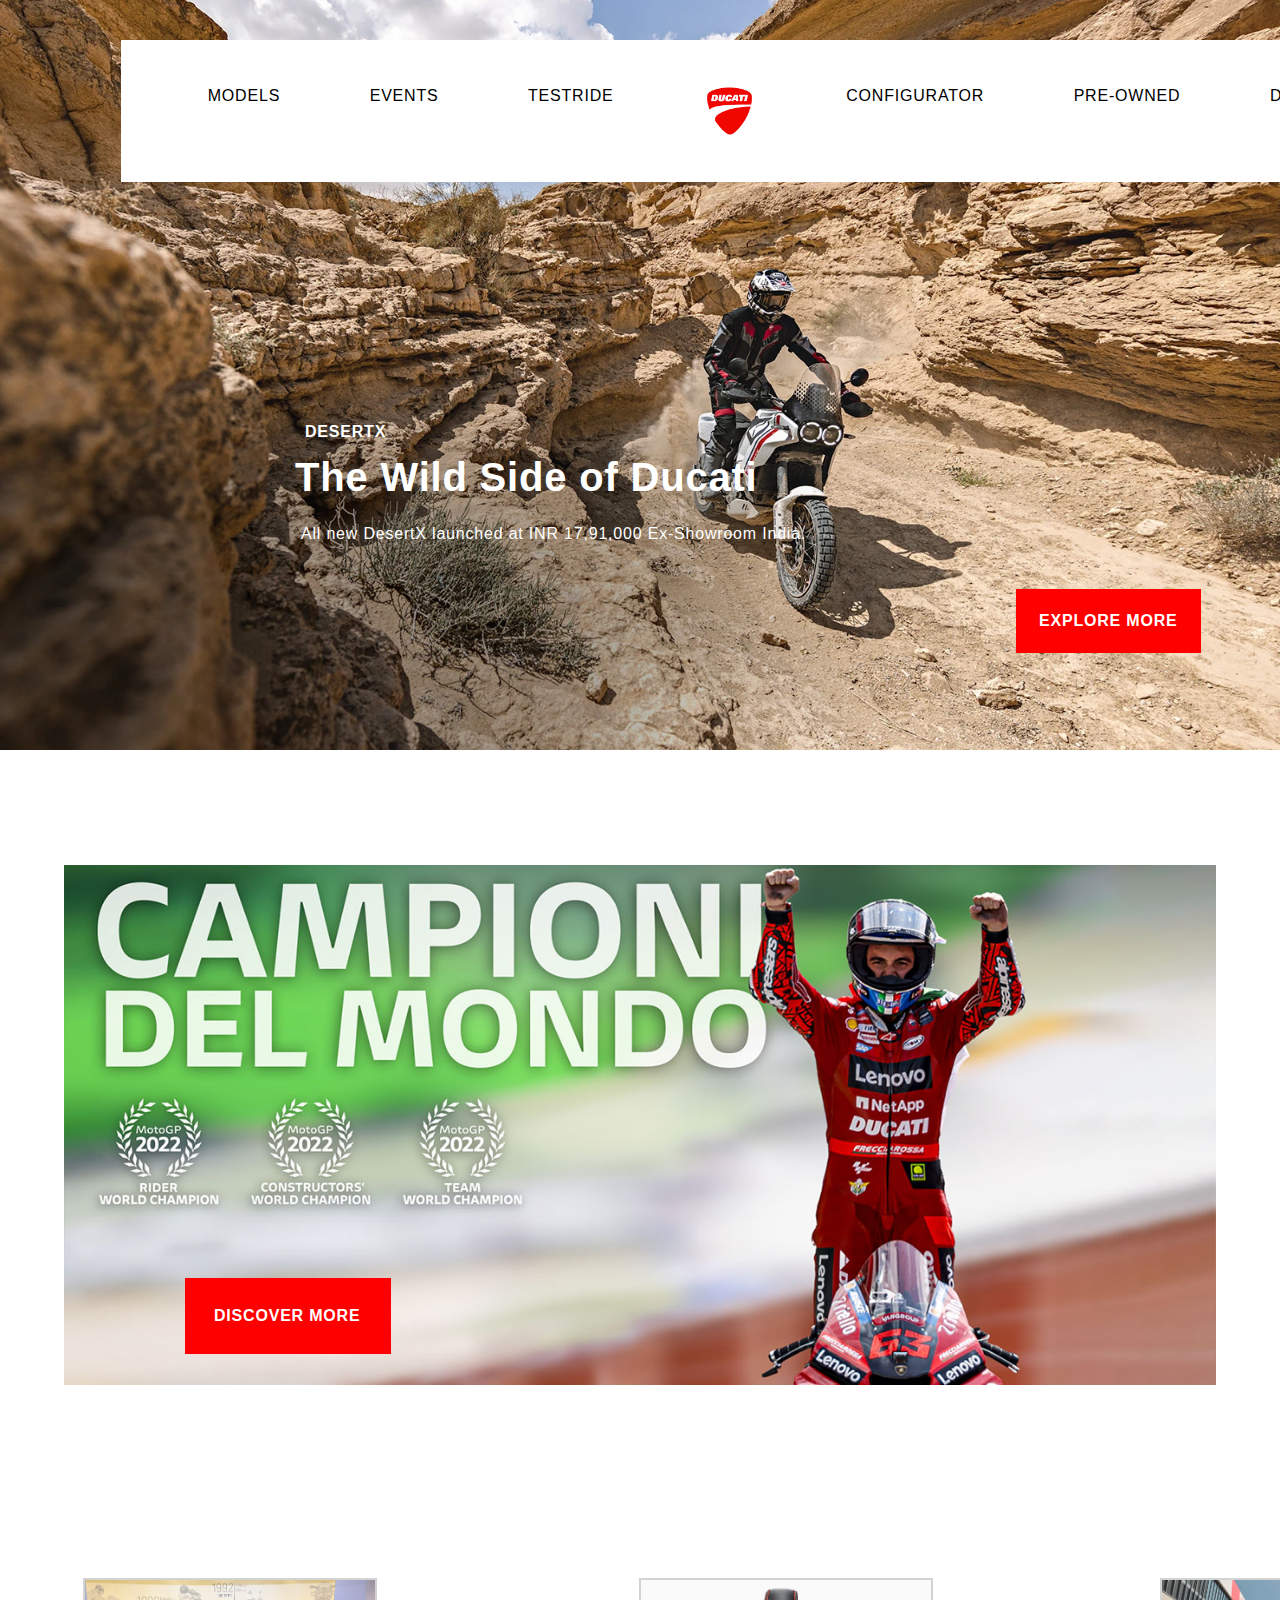
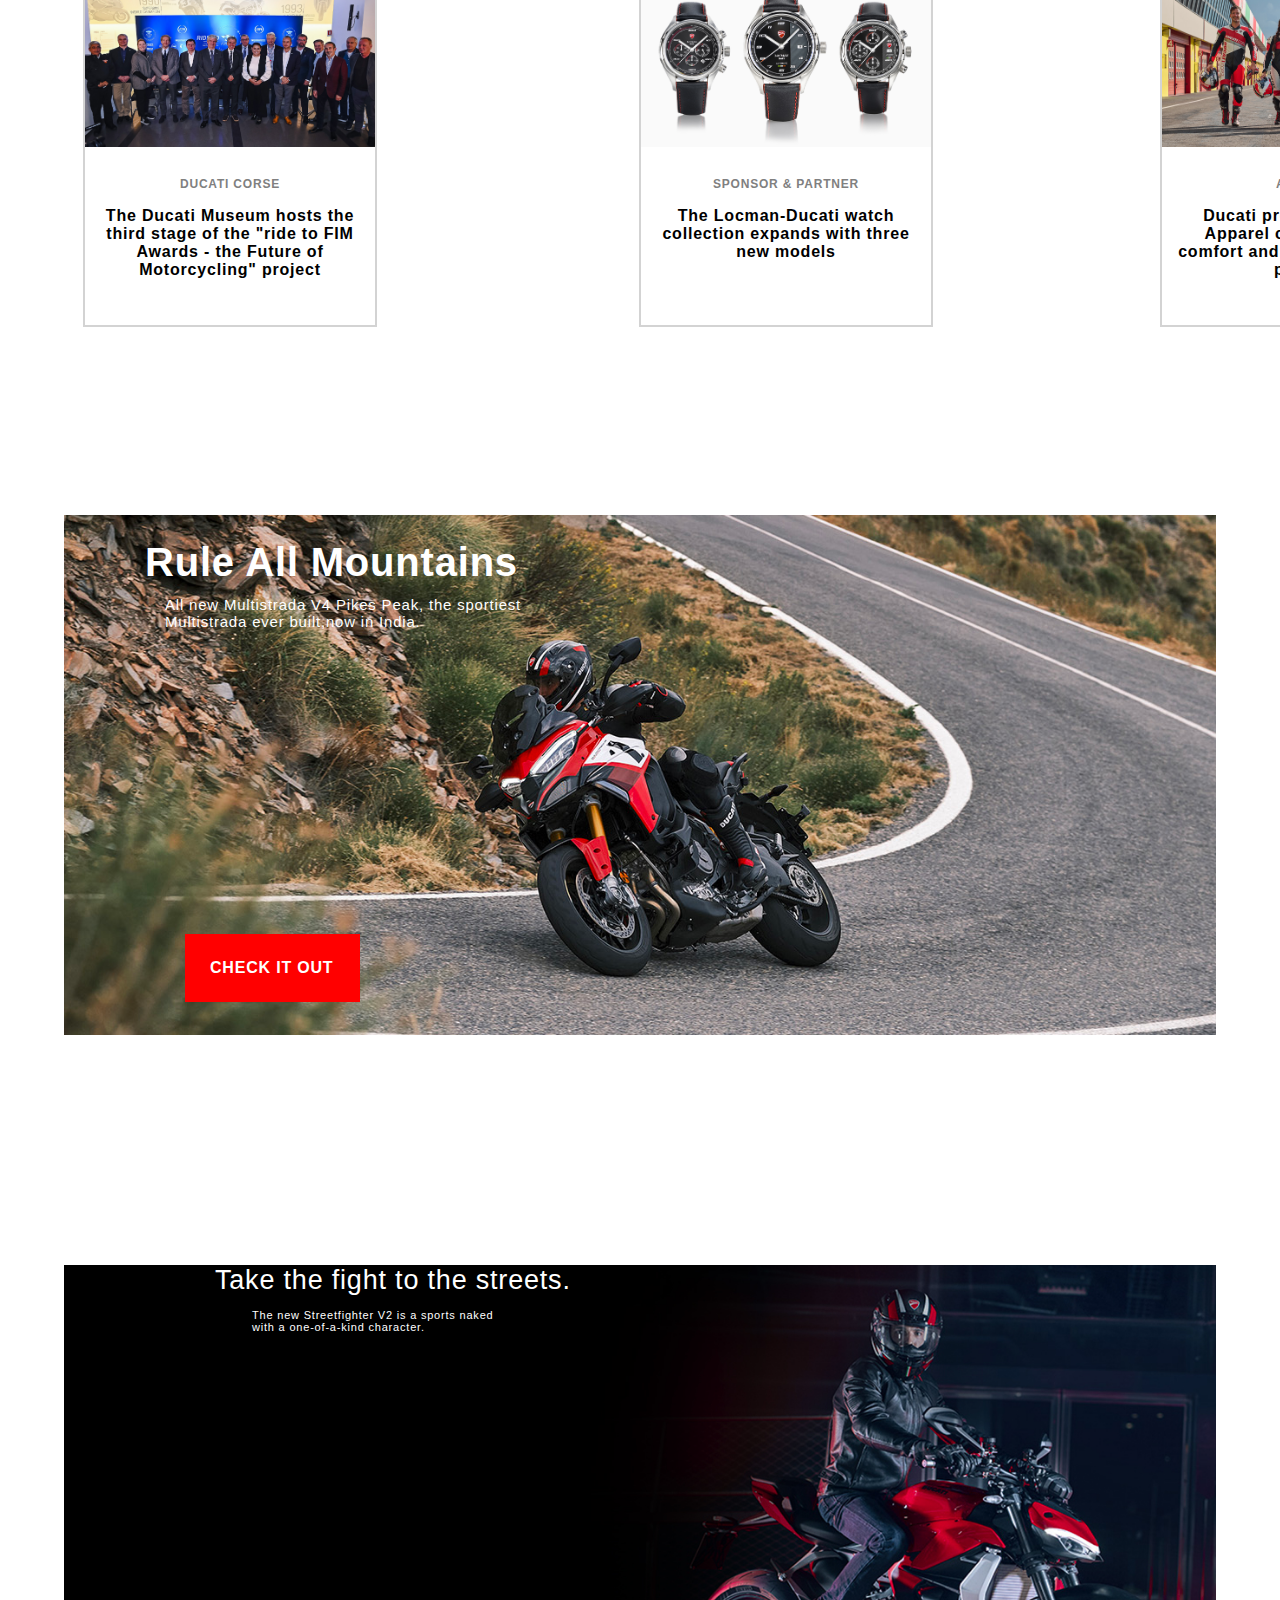
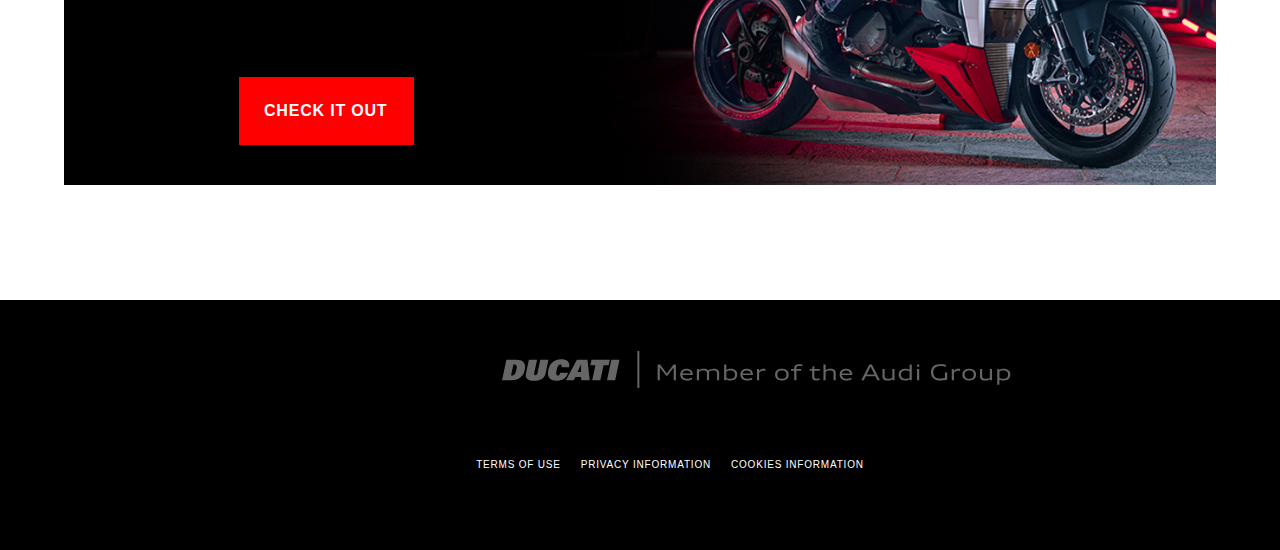
<file: index.html>
<!DOCTYPE html>
<html lang="en">
<head>
    <meta charset="UTF-8">
    <meta http-equiv="X-UA-Compatible" content="IE=edge">
    <meta name="viewport" content="width=device-width, initial-scale=1.0">
    <title>Document</title>
    <link rel="stylesheet" href="styling.css" type="text/css">
</head>
<body>
    <nav >
        <ul class="nav-list">
            <li>&nbsp;&nbsp;&nbsp;MODELS&nbsp;&nbsp;&nbsp;</li>
            <li>&nbsp;&nbsp;&nbsp;EVENTS&nbsp;&nbsp;&nbsp;</li>
            <li>&nbsp;&nbsp;&nbsp;TESTRIDE&nbsp;&nbsp;&nbsp;</li>           
            <img src="./download.png" alt="logo" width="85px">
            <li>&nbsp;&nbsp;&nbsp;CONFIGURATOR&nbsp;&nbsp;&nbsp;</li>
            <li>&nbsp;&nbsp;&nbsp;PRE-OWNED&nbsp;&nbsp;&nbsp;</li>
            <li>&nbsp;&nbsp;&nbsp;DEALERS&nbsp;&nbsp;&nbsp;</li>
        </ul>
    </nav>
    <section class="content content-bg1">
        <div class="imagebody1">
             <p class="smallhead">DESERTX</p>
             <p class="bighead">The Wild Side of Ducati</p>
             <p class="para">All new DesertX launched at INR 17,91,000 Ex-Showroom India.</p>
             <div class="explore-key">EXPLORE MORE</div>
        </div>
    </section>

    <section class="content content-bg2">
        <div class="imagebody2">DISCOVER MORE</div>
    </section>

    <section class="content-bg3">
      <div class="card1">
          <img src="./ducati-corse.jpg" alt="ducati-corse" width="100%">
          <div class="container">
            <h4><b>DUCATI CORSE</b></h4>
            <P>The Ducati Museum hosts the third stage of the "ride to FIM Awards - 
              the Future of Motorcycling" project
            </P>
          </div>
      </div>
      <div class="card2">
        <img src="./sponsor&partner.jpg" alt="sponsor&partner" width="100%">
        <div class="container">
          <h4><b>SPONSOR & PARTNER</b></h4>
          <P>The Locman-Ducati watch collection expands with three new models
          </P>
        </div>
    </div>
    <div class="card3">
      <img src="./APPAREL.jpg" alt="APPAREL" width="100%">
      <div class="container">
        <h4><b>APPAREL</b></h4>
        <P>Ducati presents the 2023 Apparel collection: style comfort and safety to live your passion
        </P>
      </div>
  </div>
</section>
  <section class="content content-bg4">
     <p class="bighead-bg4">Rule All Mountains</p>
     <p class="para-bg4">All new Multistrada V4 Pikes Peak, 
      the  sportiest <br> Multistrada ever built,now in India.
     </p>
    <div class="button-bg4">CHECK IT OUT</div>
</section>
<section class="content content-bg5">
  <p class="bighead-bg5">Take the fight to  the streets.</p>  
   <p class="para-bg5">The new Streetfighter V2 is a sports naked <br> with a one-of-a-kind character.</p>
   <div class="button-bg5">CHECK IT OUT</div>
</section>

<div>
  <footer>
    <img class="footer-label" src="./Ducati-Member-of-the-Audi-Group.svg" alt="logo" width="40%">
    <ul class="footer-list">
      <li>TERMS OF USE</li>
      <li>PRIVACY INFORMATION</li>
      <li>COOKIES INFORMATION</li>
    </ul>
  </footer>
</div> 
</body>
</html>
</file>
<file: styling.css>
body{
    margin: 0px;
    background-color: black;
    font-family: 'ducati', Arial, sans-serif;
    font-weight: 400;
    letter-spacing: 0.8px;
}

nav{
    border: solid 1px white;
    width: 1214px;
    padding: 30px;
    margin-top: 40px;
    background-color: white;
    margin-left: 121px;
    position: fixed;
    z-index: 1;
}

.nav-list{
    color: black;
    list-style: none;
    display: flex;
    justify-content: space-between;
}
.content{
   
    height:750px;
    margin: 0;
    padding: 0;
    background-color: white;
    background-position:  center;
    background-repeat: no-repeat;
    background-size: cover;
    z-index: -1;
}
.content-bg1{

    background-image: url(./ducatisec1.jpeg);

    background-size: cover;  

}

.smallhead{
    font-size: 16px;
    color: white;
    font-weight: bolder;
    position: absolute;
    top: 407px;
    left: 305px;
}
.imagebody1{
    padding-top: 415px;
    padding-left: 295px;
}
.bighead{
    font-size: 40px;
    color: white;
    font-weight: bolder;
}
.para{
    color: white;
    position: absolute;
    top: 509px;
    left: 301px;

}
.explore-key{
    border: solid 1px;
    color: white;
    background-color: red;
    padding: 22px;
    width: 139px;
    border-color: red;
    position: absolute;
    top: 589px;
    font-size: 16px;
    font-weight: bolder;
    right: 79px;
}
.content-bg2{
    background-image: url(./ducatisec2.jpg);
    background-size: 90%;
}

.imagebody2{
    border: solid 1px;
    color: white;
    background-color: red;
    padding: 28px;
    width: 148px;
    border-color: red;
    position: absolute;
    top: 1278px;
    font-size: 16px;
    font-weight: bolder;
    left: 185px;
}
.content-bg3{
    height: 500px;
    margin: 0px;
    padding: 0px;
    background-color: white;
    display: flex;
    background-size: 90%;
}

.card1{
    height: 345px;
    width: 290px;
    border: solid 2px;
    border-color: lightgrey;
    background: white;
    text-align: center;
    position: absolute;
    font-weight: bolder;
    top: 1578px;
    left: 83px;  
}
.card2{
    height: 345px;
    width: 290px;
    border: solid 2px;
    border-color: lightgrey;
    background: white;
    text-align: center;
    position: absolute;
    font-weight: bolder;
    top: 1578px;
    left: 639px;
}
.card3{
    height: 345px;
    width: 290px;
    border: solid 2px;
    border-color: lightgrey;
    background: white;
    text-align: center;
    position: absolute;
    font-weight: bolder;
    top: 1578px;
    left: 1160px;
}


.container{
    padding: 10px;
}
.container h4{
    color: gray;
    font-size: 12px;
}

.button-bg4{
     border: solid 1px;
    color: white;
    background-color: red;
    padding: 24px;
    width: 125px;
    border-color: red;
    position: absolute;
    top: 2534px;
    font-size: 16px;
    font-weight: bolder;
    left: 185px;

}
.content-bg4{
    background-image: url(./bg4.jpg);
    background-size: 90%;
}
.bighead-bg4{
    font-size: 40px;
    color: white;
    font-weight: bolder;
    position: absolute;
    top: 2100px;
    left: 145px;
    font-size: 40px;
      
}
.para-bg4{
    color: white;
    position: absolute;
    top: 2181px;
    left: 165px;
    font-size: 15px;
    font-weight: lighter;
   

}
.content-bg5{
    background-image: url(./bg5.jpg);
    background-size: 90%;
}
.bighead-bg5{
    font-size: 40px;
    color: white;
    font-weight: bolder;
    position: absolute;
    top: 2838px;
    left: 215px;
    font-size: 27px;
    font-weight: lighter;
}
.para-bg5{
    color: white;
    position: absolute;
    top: 2181px;
    left: 165px;
    font-size: 15px;
    font-weight: lighter;
    color: white;
    position: absolute;
    top: 2898px;
    left: 252px;
    font-size: 11px;
    font-weight: lighter;
}
.button-bg5{
    border: solid 1px;
    color: white;
    background-color: red;
    padding: 24px;
    width: 125px;
    border-color: red;
    position: absolute;
    top: 3277px;
    font-size: 16px;
    font-weight: bolder;
    left: 239px;
}

footer{
    background-color: black;
    height: 250px;
    

}
.footer-list{
    display: flex;
    align-items: center;
    justify-content: center;
}
footer ul li{
    list-style-type: none;
    margin-left: 10px;
    color: white;
    font-weight: 100;
    font-size: x-small;
    margin-left: 20px;
}
.footer-label{
    padding: 50px;
    margin-left: 450px;

}
</file>
